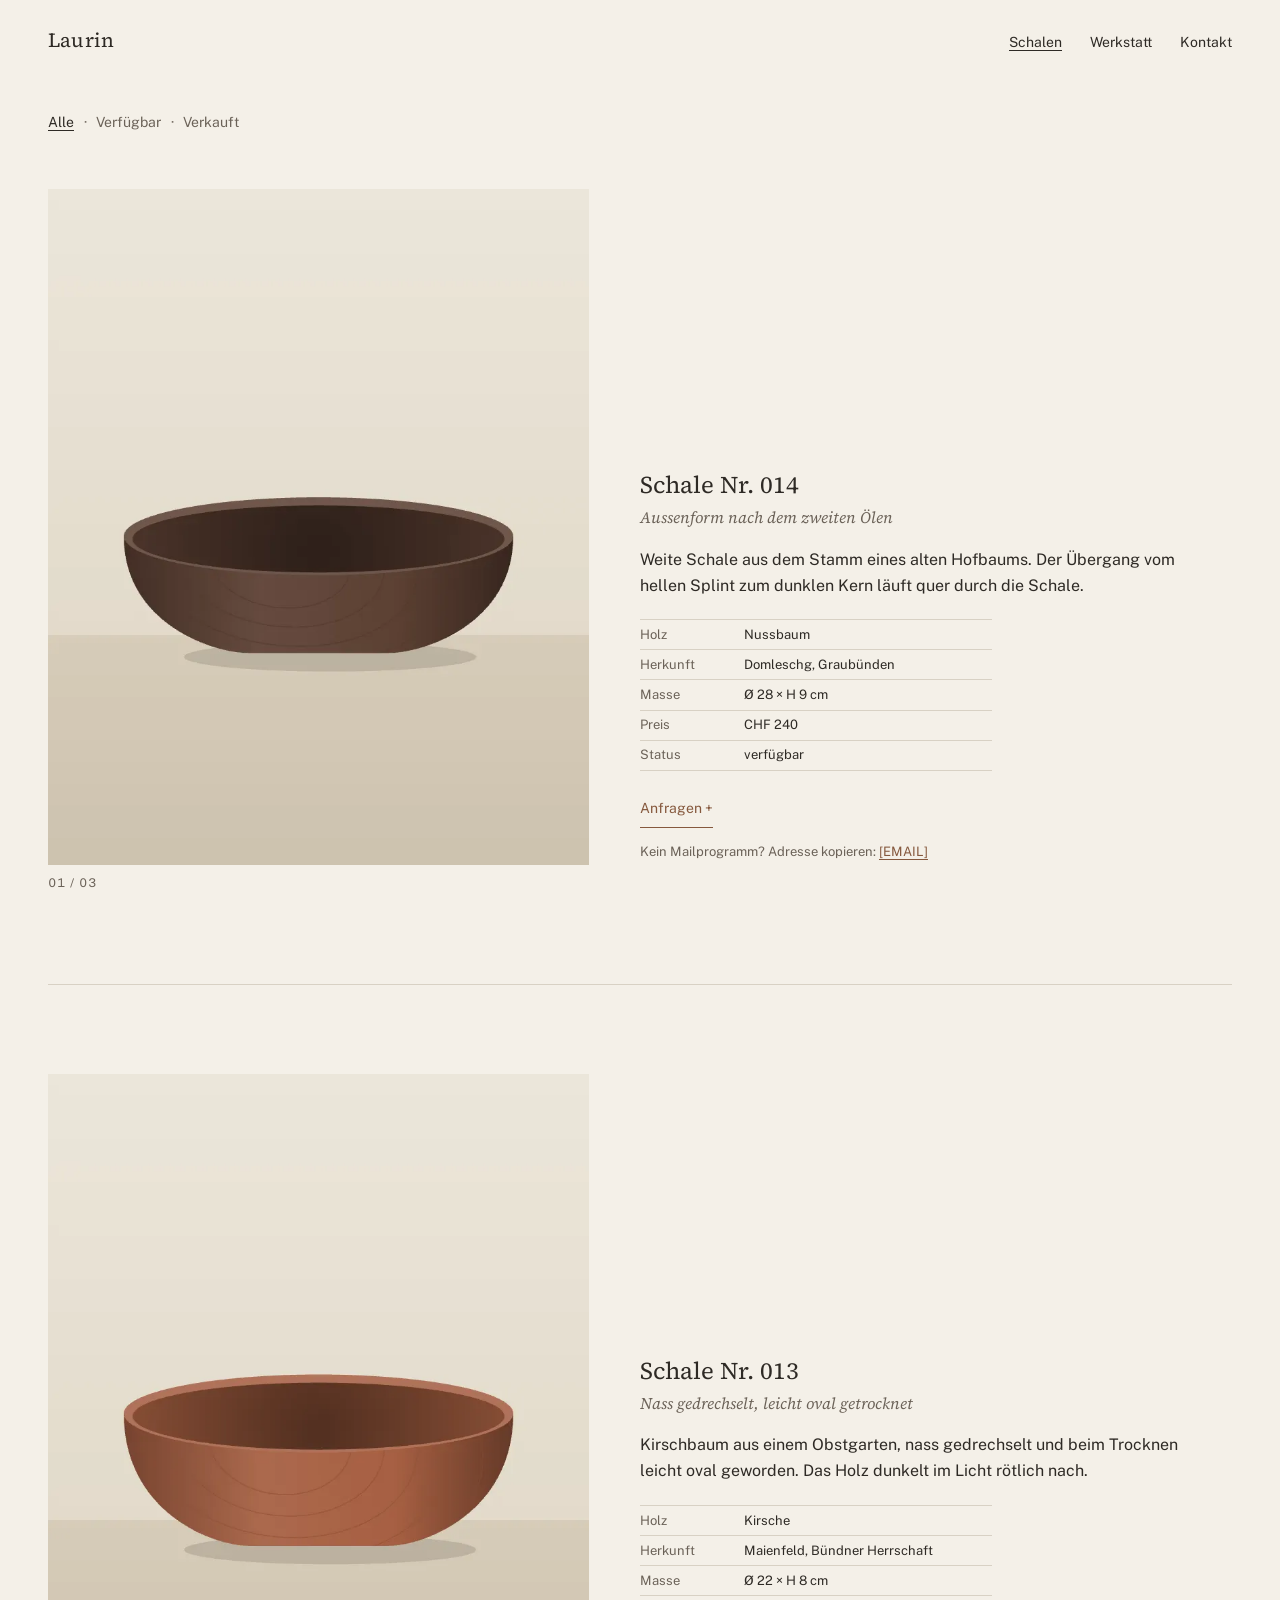
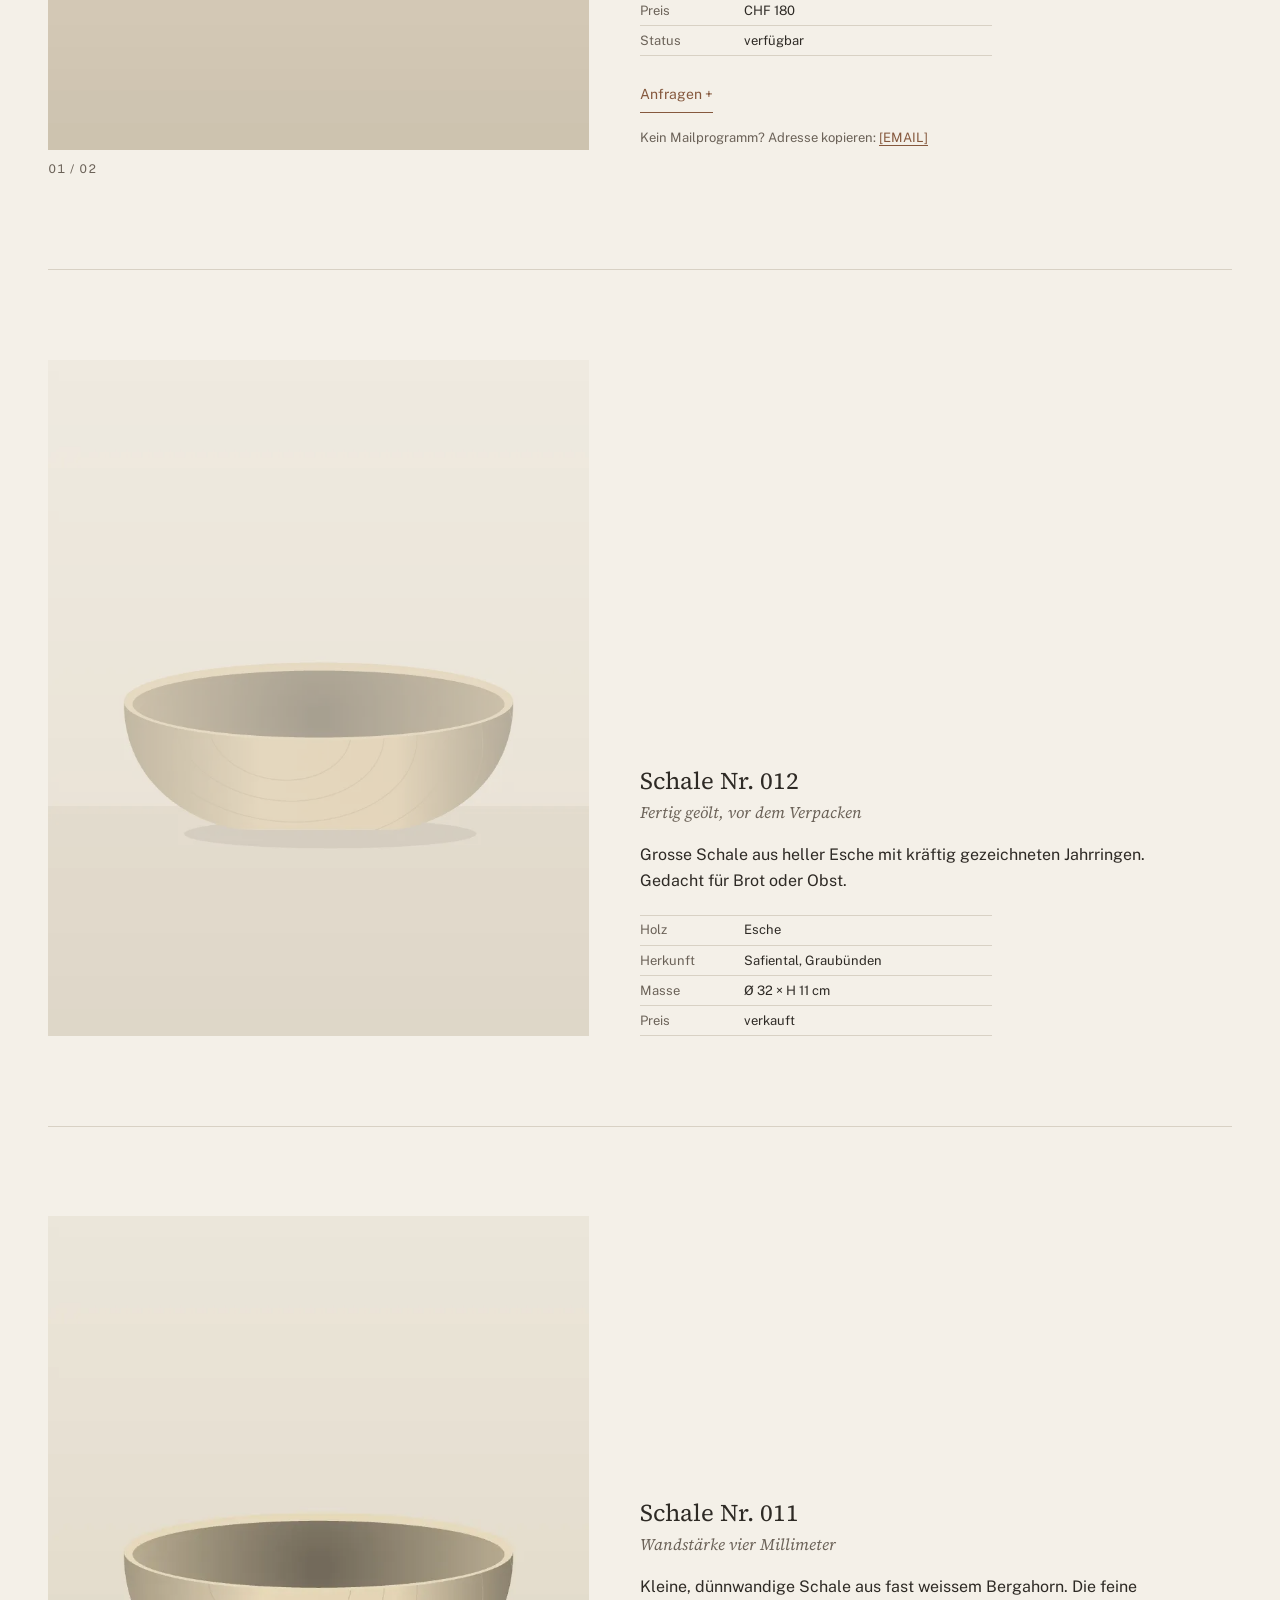
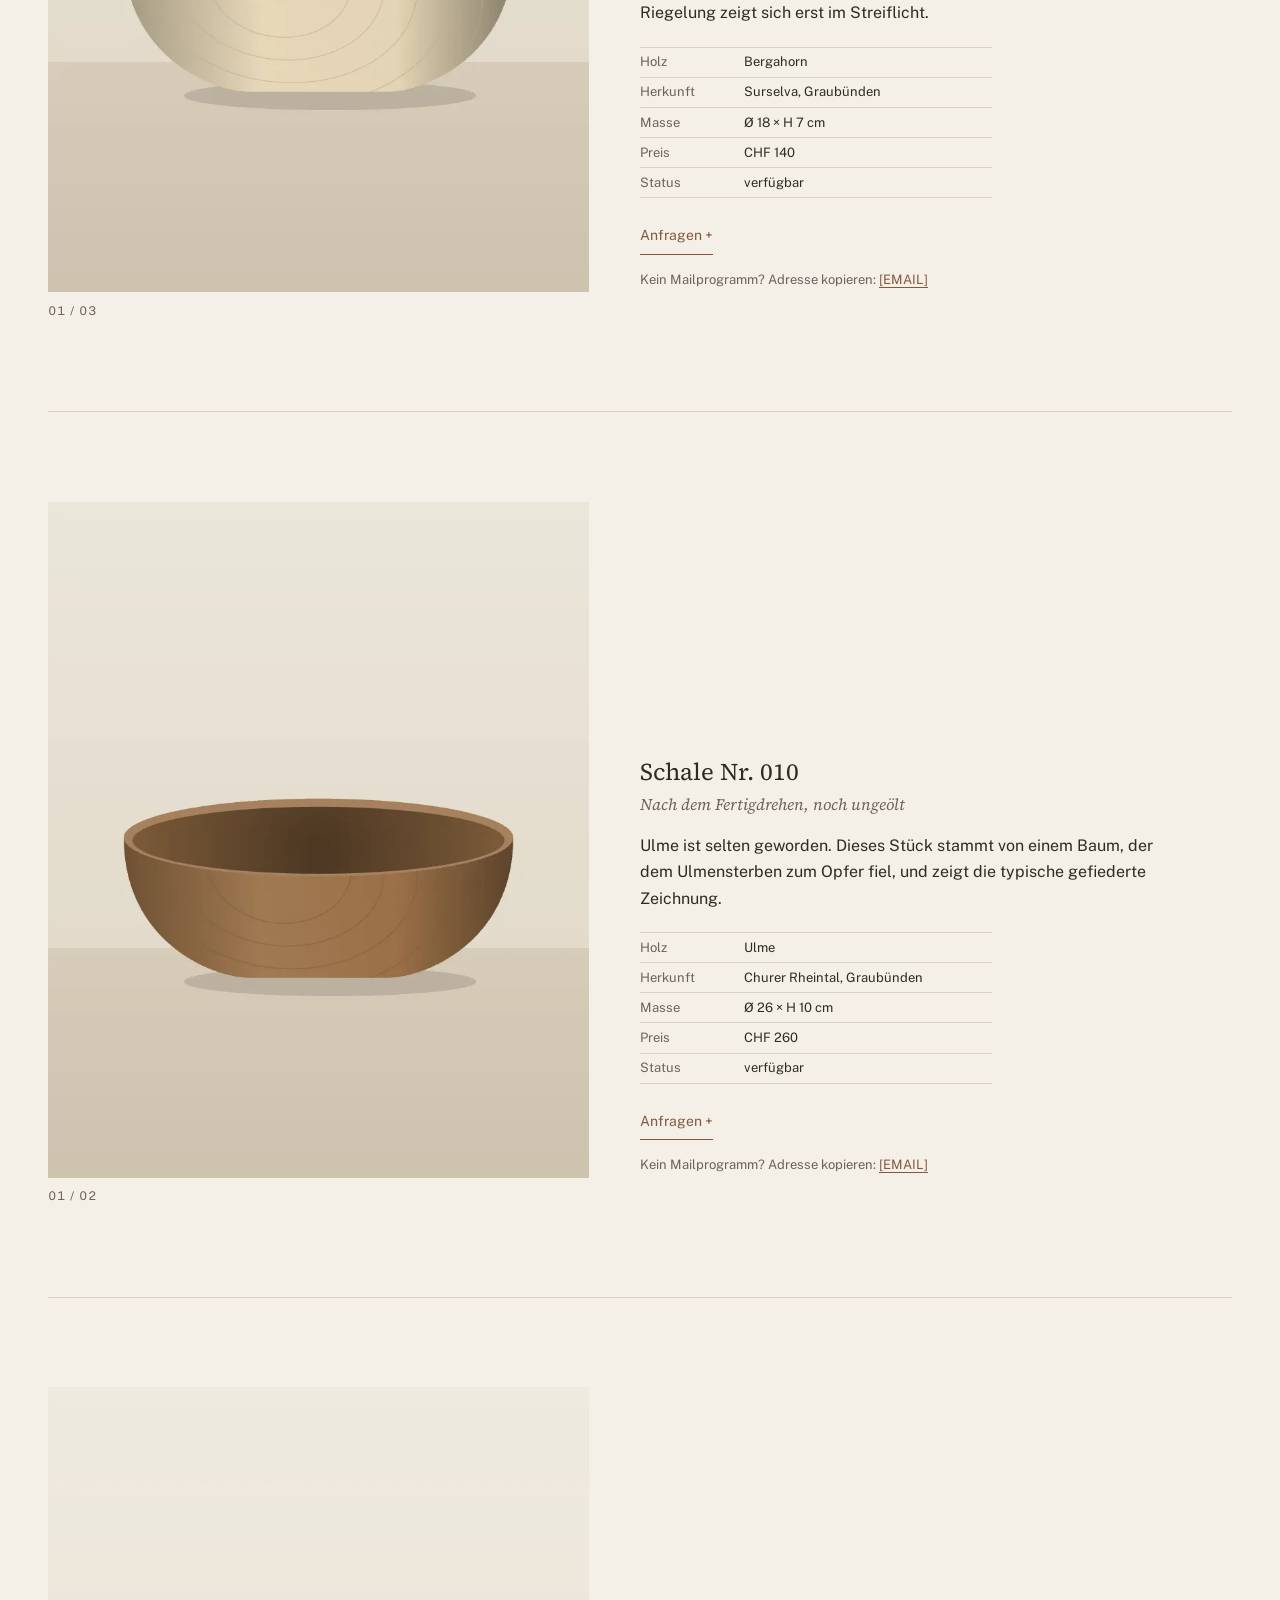
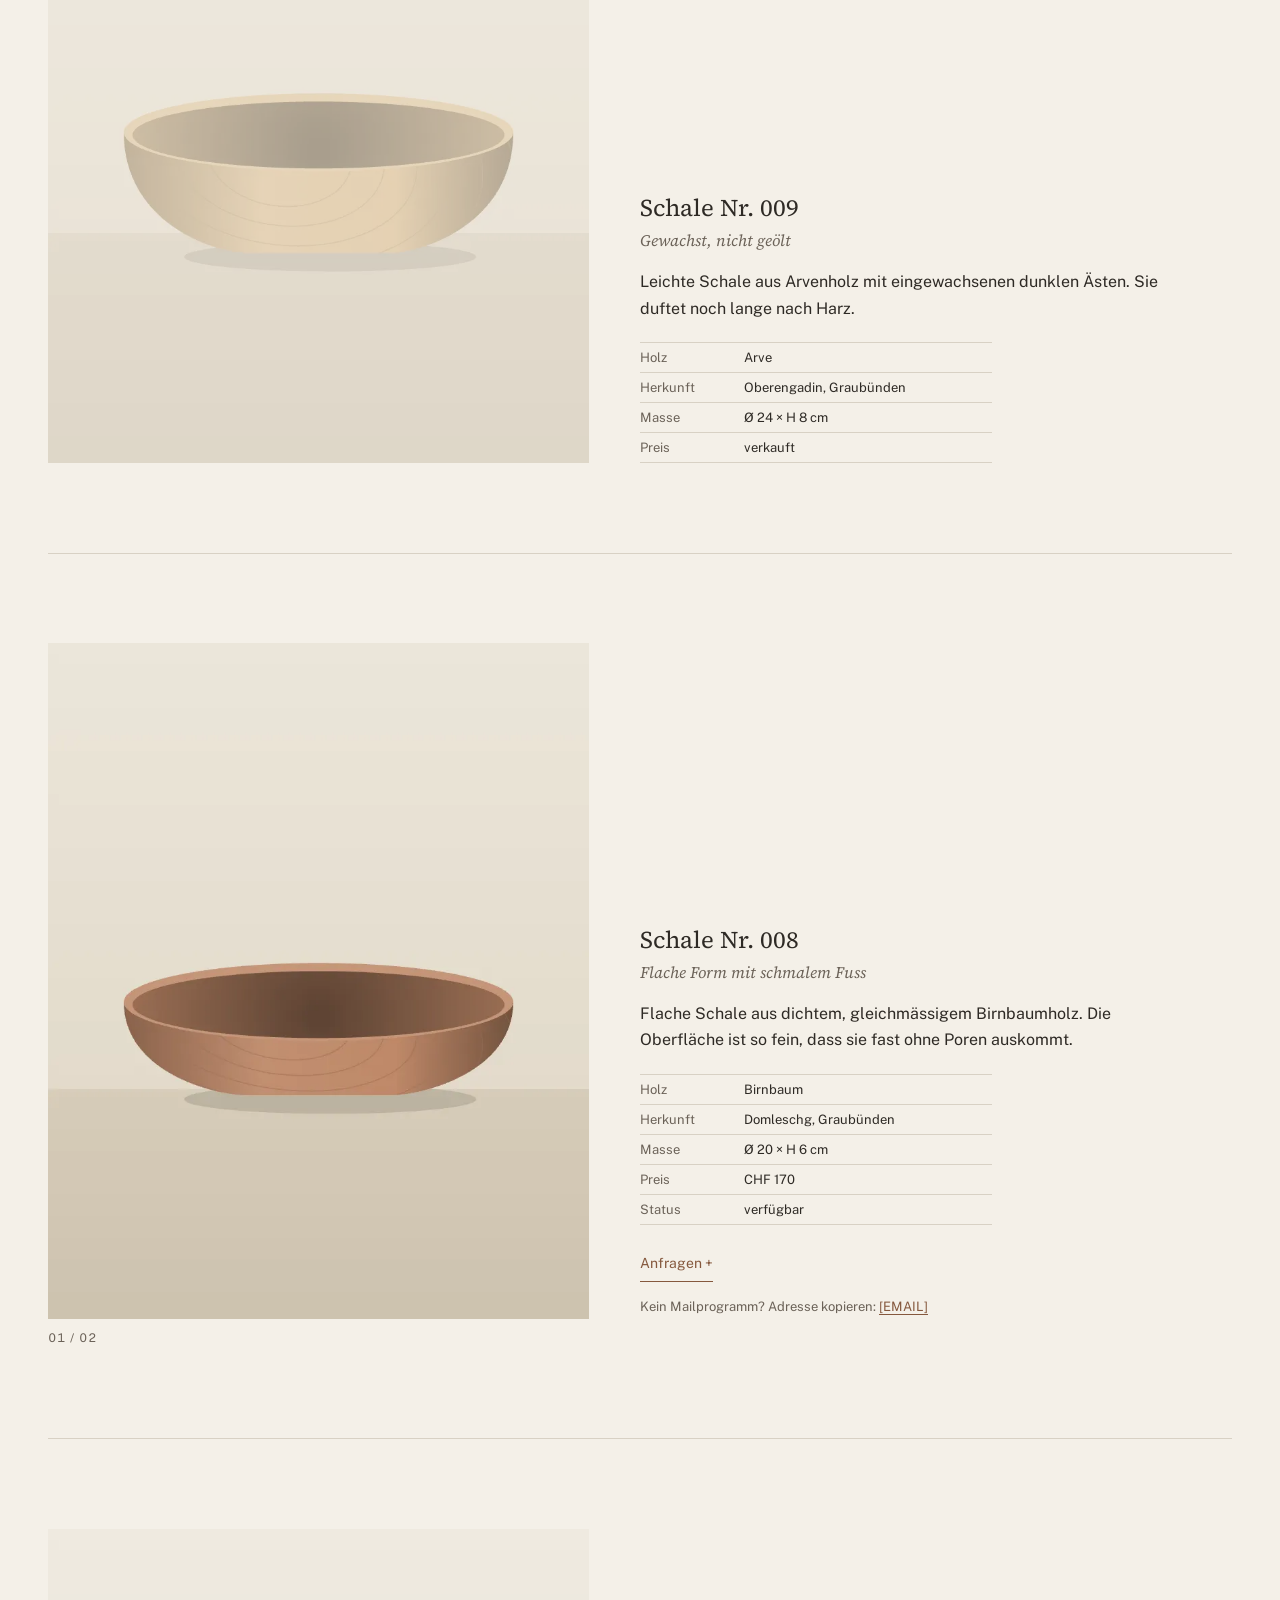
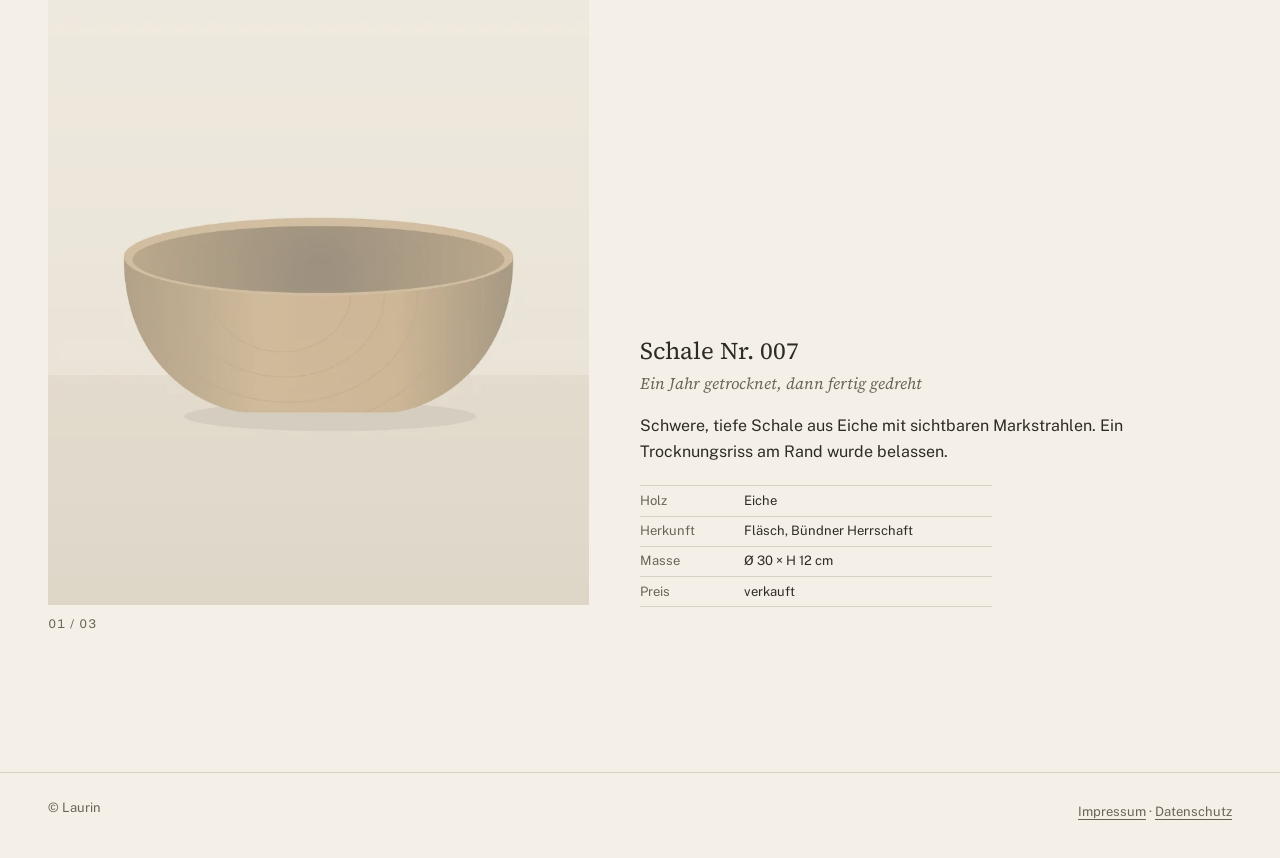
<file: index.html>
<!DOCTYPE html>
<html lang="de-CH">
<head>
  <meta charset="utf-8">
  <meta name="viewport" content="width=device-width, initial-scale=1">
  <!-- ENTWURF -->
  <title>Laurin – Handgedrechselte Holzschalen</title>
  <meta name="description" content="Handgedrechselte Schalen aus einheimischem Holz: Nussbaum, Kirsche, Esche, Ahorn und weitere. Jede Schale ein Einzelstück, Anfrage per E-Mail.">
  <link rel="canonical" href="https://globimueller.github.io/holzschalen/">

  <meta property="og:type" content="website">
  <meta property="og:locale" content="de_CH">
  <meta property="og:site_name" content="Laurin">
  <meta property="og:title" content="Laurin – Handgedrechselte Holzschalen">
  <meta property="og:description" content="Schalen aus einheimischem Holz, von Hand gedrechselt. Jede ein Einzelstück.">
  <meta property="og:url" content="https://globimueller.github.io/holzschalen/">
  <meta property="og:image" content="https://globimueller.github.io/holzschalen/images/og-image.jpg">
  <meta property="og:image:width" content="1200">
  <meta property="og:image:height" content="630">
  <meta property="og:image:alt" content="Gedrechselte Holzschale vor hellem Hintergrund">
  <meta name="twitter:card" content="summary_large_image">
  <meta name="twitter:title" content="Laurin – Handgedrechselte Holzschalen">
  <meta name="twitter:description" content="Schalen aus einheimischem Holz, von Hand gedrechselt. Jede ein Einzelstück.">
  <meta name="twitter:image" content="https://globimueller.github.io/holzschalen/images/og-image.jpg">

  <meta name="theme-color" content="#F4F0E8">
  <link rel="icon" href="images/favicon-32.png" sizes="32x32" type="image/png">
  <link rel="icon" href="images/favicon.svg" type="image/svg+xml">
  <link rel="apple-touch-icon" href="images/apple-touch-icon.png">
  <link rel="preload" href="data/schalen.json" as="fetch" crossorigin>
  <link rel="preload" href="fonts/public-sans-latin-wght-normal.woff2" as="font" type="font/woff2" crossorigin>
  <link rel="preload" href="fonts/source-serif-4-latin-wght-normal.woff2" as="font" type="font/woff2" crossorigin>
  <link rel="stylesheet" href="css/style.css">
  <script src="js/config.js"></script>
  <script src="js/nav.js" defer></script>
  <script src="js/feed.js" defer></script>
  <!-- JSONLD:START (erzeugt von scripts/feed-einbetten.py, nicht von Hand ändern) -->
  <script type="application/ld+json" id="schalen-jsonld">{"@context":"https://schema.org","@graph":[{"@type":"Product","@id":"https://globimueller.github.io/holzschalen/#schale-014","name":"Schale Nr. 014 – Nussbaum","description":"Weite Schale aus dem Stamm eines alten Hofbaums. Der Übergang vom hellen Splint zum dunklen Kern läuft quer durch die Schale.","material":"Nussbaum","image":["https://globimueller.github.io/holzschalen/images/schalen/014/01-1400.webp","https://globimueller.github.io/holzschalen/images/schalen/014/02-1400.webp","https://globimueller.github.io/holzschalen/images/schalen/014/03-1400.webp"],"brand":{"@type":"Brand","name":"Laurin"},"offers":{"@type":"Offer","url":"https://globimueller.github.io/holzschalen/#schale-014","price":240,"priceCurrency":"CHF","availability":"https://schema.org/InStock","itemCondition":"https://schema.org/NewCondition"}},{"@type":"Product","@id":"https://globimueller.github.io/holzschalen/#schale-013","name":"Schale Nr. 013 – Kirsche","description":"Kirschbaum aus einem Obstgarten, nass gedrechselt und beim Trocknen leicht oval geworden. Das Holz dunkelt im Licht rötlich nach.","material":"Kirsche","image":["https://globimueller.github.io/holzschalen/images/schalen/013/01-1400.webp","https://globimueller.github.io/holzschalen/images/schalen/013/02-1400.webp"],"brand":{"@type":"Brand","name":"Laurin"},"offers":{"@type":"Offer","url":"https://globimueller.github.io/holzschalen/#schale-013","price":180,"priceCurrency":"CHF","availability":"https://schema.org/InStock","itemCondition":"https://schema.org/NewCondition"}},{"@type":"Product","@id":"https://globimueller.github.io/holzschalen/#schale-011","name":"Schale Nr. 011 – Bergahorn","description":"Kleine, dünnwandige Schale aus fast weissem Bergahorn. Die feine Riegelung zeigt sich erst im Streiflicht.","material":"Bergahorn","image":["https://globimueller.github.io/holzschalen/images/schalen/011/01-1400.webp","https://globimueller.github.io/holzschalen/images/schalen/011/02-1400.webp","https://globimueller.github.io/holzschalen/images/schalen/011/03-1400.webp"],"brand":{"@type":"Brand","name":"Laurin"},"offers":{"@type":"Offer","url":"https://globimueller.github.io/holzschalen/#schale-011","price":140,"priceCurrency":"CHF","availability":"https://schema.org/InStock","itemCondition":"https://schema.org/NewCondition"}},{"@type":"Product","@id":"https://globimueller.github.io/holzschalen/#schale-010","name":"Schale Nr. 010 – Ulme","description":"Ulme ist selten geworden. Dieses Stück stammt von einem Baum, der dem Ulmensterben zum Opfer fiel, und zeigt die typische gefiederte Zeichnung.","material":"Ulme","image":["https://globimueller.github.io/holzschalen/images/schalen/010/01-1400.webp","https://globimueller.github.io/holzschalen/images/schalen/010/02-1400.webp"],"brand":{"@type":"Brand","name":"Laurin"},"offers":{"@type":"Offer","url":"https://globimueller.github.io/holzschalen/#schale-010","price":260,"priceCurrency":"CHF","availability":"https://schema.org/InStock","itemCondition":"https://schema.org/NewCondition"}},{"@type":"Product","@id":"https://globimueller.github.io/holzschalen/#schale-008","name":"Schale Nr. 008 – Birnbaum","description":"Flache Schale aus dichtem, gleichmässigem Birnbaumholz. Die Oberfläche ist so fein, dass sie fast ohne Poren auskommt.","material":"Birnbaum","image":["https://globimueller.github.io/holzschalen/images/schalen/008/01-1400.webp","https://globimueller.github.io/holzschalen/images/schalen/008/02-1400.webp"],"brand":{"@type":"Brand","name":"Laurin"},"offers":{"@type":"Offer","url":"https://globimueller.github.io/holzschalen/#schale-008","price":170,"priceCurrency":"CHF","availability":"https://schema.org/InStock","itemCondition":"https://schema.org/NewCondition"}}]}</script>
  <!-- JSONLD:ENDE -->
</head>
<body>
  <a class="sprung" href="#inhalt">Zum Inhalt</a>

  <header class="kopf">
    <a class="wortmarke" href="./">Laurin</a>
    <button class="menue-knopf" type="button" aria-expanded="false" aria-controls="menue">Menü</button>
    <nav class="menue" id="menue" aria-label="Hauptnavigation">
      <ul>
        <li><a href="./" aria-current="page">Schalen</a></li>
        <li><a href="werkstatt.html">Werkstatt</a></li>
        <li><a href="kontakt.html">Kontakt</a></li>
      </ul>
    </nav>
  </header>

  <main id="inhalt">
    <h1 class="vh">Handgedrechselte Holzschalen</h1>

    <nav class="filter" aria-label="Schalen filtern">
      <ul>
        <li><a href="./" data-status="alle">Alle</a></li>
        <li><a href="?status=verfuegbar" data-status="verfuegbar">Verfügbar</a></li>
        <li><a href="?status=verkauft" data-status="verkauft">Verkauft</a></li>
      </ul>
    </nav>

    <p class="vh" id="feed-status" role="status"></p>

    <div class="feed" id="feed"></div>

    <!-- Ohne JavaScript: fest eingebetteter Feed, ohne Filter und Bildfolge -->
    <noscript>
      <!-- FEED:START (erzeugt von scripts/feed-einbetten.py, nicht von Hand ändern) -->
      <div class="feed">
        <article class="schale">
        <div class="bildfolge"><img src="images/schalen/014/01-800.webp" srcset="images/schalen/014/01-800.webp 800w, images/schalen/014/01-1400.webp 1400w, images/schalen/014/01-2000.webp 2000w" sizes="(min-width: 900px) 40vw, (min-width: 560px) and (min-aspect-ratio: 4/3) 40vw, 100vw" width="800" height="1000" loading="lazy" alt="Dunkle Nussbaumschale von der Seite auf hellem Grund"></div>
        <div class="angaben">
        <h2>Schale Nr. 014</h2>
        <p class="legende">Aussenform nach dem zweiten Ölen</p>
        <p class="beschrieb">Weite Schale aus dem Stamm eines alten Hofbaums. Der Übergang vom hellen Splint zum dunklen Kern läuft quer durch die Schale.</p>
        <dl class="daten"><div><dt>Holz</dt><dd>Nussbaum</dd></div><div><dt>Herkunft</dt><dd>Domleschg, Graubünden</dd></div><div><dt>Masse</dt><dd>Ø 28 × H 9 cm</dd></div><div><dt>Preis</dt><dd>CHF 240</dd></div><div><dt>Status</dt><dd>verfügbar</dd></div></dl>
        <a class="anfragen" href="mailto:%5BEMAIL%5D?subject=Anfrage%20Schale%20Nr.%20014%20%E2%80%93%20Nussbaum&amp;body=Guten%20Tag%0D%0A%0D%0AIch%20interessiere%20mich%20f%C3%BCr%20die%20Schale%20Nr.%20014%20%28Nussbaum%2C%20%C3%98%2028%20%C3%97%20H%209%20cm%2C%20CHF%20240%29.%0D%0A%0D%0AName%3A%0D%0ALieferadresse%3A%0D%0AAbholung%20oder%20Versand%3A%0D%0A%0D%0AFreundliche%20Gr%C3%BCsse">Anfragen +</a>
        </div>
        </article>
        <article class="schale">
        <div class="bildfolge"><img src="images/schalen/013/01-800.webp" srcset="images/schalen/013/01-800.webp 800w, images/schalen/013/01-1400.webp 1400w, images/schalen/013/01-2000.webp 2000w" sizes="(min-width: 900px) 40vw, (min-width: 560px) and (min-aspect-ratio: 4/3) 40vw, 100vw" width="800" height="1000" loading="lazy" alt="Rötliche Kirschholzschale von der Seite auf hellem Grund"></div>
        <div class="angaben">
        <h2>Schale Nr. 013</h2>
        <p class="legende">Nass gedrechselt, leicht oval getrocknet</p>
        <p class="beschrieb">Kirschbaum aus einem Obstgarten, nass gedrechselt und beim Trocknen leicht oval geworden. Das Holz dunkelt im Licht rötlich nach.</p>
        <dl class="daten"><div><dt>Holz</dt><dd>Kirsche</dd></div><div><dt>Herkunft</dt><dd>Maienfeld, Bündner Herrschaft</dd></div><div><dt>Masse</dt><dd>Ø 22 × H 8 cm</dd></div><div><dt>Preis</dt><dd>CHF 180</dd></div><div><dt>Status</dt><dd>verfügbar</dd></div></dl>
        <a class="anfragen" href="mailto:%5BEMAIL%5D?subject=Anfrage%20Schale%20Nr.%20013%20%E2%80%93%20Kirsche&amp;body=Guten%20Tag%0D%0A%0D%0AIch%20interessiere%20mich%20f%C3%BCr%20die%20Schale%20Nr.%20013%20%28Kirsche%2C%20%C3%98%2022%20%C3%97%20H%208%20cm%2C%20CHF%20180%29.%0D%0A%0D%0AName%3A%0D%0ALieferadresse%3A%0D%0AAbholung%20oder%20Versand%3A%0D%0A%0D%0AFreundliche%20Gr%C3%BCsse">Anfragen +</a>
        </div>
        </article>
        <article class="schale ist-verkauft">
        <div class="bildfolge"><img src="images/schalen/012/01-800.webp" srcset="images/schalen/012/01-800.webp 800w, images/schalen/012/01-1400.webp 1400w, images/schalen/012/01-2000.webp 2000w" sizes="(min-width: 900px) 40vw, (min-width: 560px) and (min-aspect-ratio: 4/3) 40vw, 100vw" width="800" height="1000" loading="lazy" alt="Helle Eschenschale von der Seite auf hellem Grund"></div>
        <div class="angaben">
        <h2>Schale Nr. 012</h2>
        <p class="legende">Fertig geölt, vor dem Verpacken</p>
        <p class="beschrieb">Grosse Schale aus heller Esche mit kräftig gezeichneten Jahrringen. Gedacht für Brot oder Obst.</p>
        <dl class="daten"><div><dt>Holz</dt><dd>Esche</dd></div><div><dt>Herkunft</dt><dd>Safiental, Graubünden</dd></div><div><dt>Masse</dt><dd>Ø 32 × H 11 cm</dd></div><div><dt>Preis</dt><dd>verkauft</dd></div></dl>
        </div>
        </article>
        <article class="schale">
        <div class="bildfolge"><img src="images/schalen/011/01-800.webp" srcset="images/schalen/011/01-800.webp 800w, images/schalen/011/01-1400.webp 1400w, images/schalen/011/01-2000.webp 2000w" sizes="(min-width: 900px) 40vw, (min-width: 560px) and (min-aspect-ratio: 4/3) 40vw, 100vw" width="800" height="1000" loading="lazy" alt="Helle Ahornschale von der Seite auf hellem Grund"></div>
        <div class="angaben">
        <h2>Schale Nr. 011</h2>
        <p class="legende">Wandstärke vier Millimeter</p>
        <p class="beschrieb">Kleine, dünnwandige Schale aus fast weissem Bergahorn. Die feine Riegelung zeigt sich erst im Streiflicht.</p>
        <dl class="daten"><div><dt>Holz</dt><dd>Bergahorn</dd></div><div><dt>Herkunft</dt><dd>Surselva, Graubünden</dd></div><div><dt>Masse</dt><dd>Ø 18 × H 7 cm</dd></div><div><dt>Preis</dt><dd>CHF 140</dd></div><div><dt>Status</dt><dd>verfügbar</dd></div></dl>
        <a class="anfragen" href="mailto:%5BEMAIL%5D?subject=Anfrage%20Schale%20Nr.%20011%20%E2%80%93%20Bergahorn&amp;body=Guten%20Tag%0D%0A%0D%0AIch%20interessiere%20mich%20f%C3%BCr%20die%20Schale%20Nr.%20011%20%28Bergahorn%2C%20%C3%98%2018%20%C3%97%20H%207%20cm%2C%20CHF%20140%29.%0D%0A%0D%0AName%3A%0D%0ALieferadresse%3A%0D%0AAbholung%20oder%20Versand%3A%0D%0A%0D%0AFreundliche%20Gr%C3%BCsse">Anfragen +</a>
        </div>
        </article>
        <article class="schale">
        <div class="bildfolge"><img src="images/schalen/010/01-800.webp" srcset="images/schalen/010/01-800.webp 800w, images/schalen/010/01-1400.webp 1400w, images/schalen/010/01-2000.webp 2000w" sizes="(min-width: 900px) 40vw, (min-width: 560px) and (min-aspect-ratio: 4/3) 40vw, 100vw" width="800" height="1000" loading="lazy" alt="Braune Ulmenschale von der Seite auf hellem Grund"></div>
        <div class="angaben">
        <h2>Schale Nr. 010</h2>
        <p class="legende">Nach dem Fertigdrehen, noch ungeölt</p>
        <p class="beschrieb">Ulme ist selten geworden. Dieses Stück stammt von einem Baum, der dem Ulmensterben zum Opfer fiel, und zeigt die typische gefiederte Zeichnung.</p>
        <dl class="daten"><div><dt>Holz</dt><dd>Ulme</dd></div><div><dt>Herkunft</dt><dd>Churer Rheintal, Graubünden</dd></div><div><dt>Masse</dt><dd>Ø 26 × H 10 cm</dd></div><div><dt>Preis</dt><dd>CHF 260</dd></div><div><dt>Status</dt><dd>verfügbar</dd></div></dl>
        <a class="anfragen" href="mailto:%5BEMAIL%5D?subject=Anfrage%20Schale%20Nr.%20010%20%E2%80%93%20Ulme&amp;body=Guten%20Tag%0D%0A%0D%0AIch%20interessiere%20mich%20f%C3%BCr%20die%20Schale%20Nr.%20010%20%28Ulme%2C%20%C3%98%2026%20%C3%97%20H%2010%20cm%2C%20CHF%20260%29.%0D%0A%0D%0AName%3A%0D%0ALieferadresse%3A%0D%0AAbholung%20oder%20Versand%3A%0D%0A%0D%0AFreundliche%20Gr%C3%BCsse">Anfragen +</a>
        </div>
        </article>
        <article class="schale ist-verkauft">
        <div class="bildfolge"><img src="images/schalen/009/01-800.webp" srcset="images/schalen/009/01-800.webp 800w, images/schalen/009/01-1400.webp 1400w, images/schalen/009/01-2000.webp 2000w" sizes="(min-width: 900px) 40vw, (min-width: 560px) and (min-aspect-ratio: 4/3) 40vw, 100vw" width="800" height="1000" loading="lazy" alt="Helle Arvenschale von der Seite auf hellem Grund"></div>
        <div class="angaben">
        <h2>Schale Nr. 009</h2>
        <p class="legende">Gewachst, nicht geölt</p>
        <p class="beschrieb">Leichte Schale aus Arvenholz mit eingewachsenen dunklen Ästen. Sie duftet noch lange nach Harz.</p>
        <dl class="daten"><div><dt>Holz</dt><dd>Arve</dd></div><div><dt>Herkunft</dt><dd>Oberengadin, Graubünden</dd></div><div><dt>Masse</dt><dd>Ø 24 × H 8 cm</dd></div><div><dt>Preis</dt><dd>verkauft</dd></div></dl>
        </div>
        </article>
        <article class="schale">
        <div class="bildfolge"><img src="images/schalen/008/01-800.webp" srcset="images/schalen/008/01-800.webp 800w, images/schalen/008/01-1400.webp 1400w, images/schalen/008/01-2000.webp 2000w" sizes="(min-width: 900px) 40vw, (min-width: 560px) and (min-aspect-ratio: 4/3) 40vw, 100vw" width="800" height="1000" loading="lazy" alt="Flache, rosabraune Birnbaumschale von der Seite auf hellem Grund"></div>
        <div class="angaben">
        <h2>Schale Nr. 008</h2>
        <p class="legende">Flache Form mit schmalem Fuss</p>
        <p class="beschrieb">Flache Schale aus dichtem, gleichmässigem Birnbaumholz. Die Oberfläche ist so fein, dass sie fast ohne Poren auskommt.</p>
        <dl class="daten"><div><dt>Holz</dt><dd>Birnbaum</dd></div><div><dt>Herkunft</dt><dd>Domleschg, Graubünden</dd></div><div><dt>Masse</dt><dd>Ø 20 × H 6 cm</dd></div><div><dt>Preis</dt><dd>CHF 170</dd></div><div><dt>Status</dt><dd>verfügbar</dd></div></dl>
        <a class="anfragen" href="mailto:%5BEMAIL%5D?subject=Anfrage%20Schale%20Nr.%20008%20%E2%80%93%20Birnbaum&amp;body=Guten%20Tag%0D%0A%0D%0AIch%20interessiere%20mich%20f%C3%BCr%20die%20Schale%20Nr.%20008%20%28Birnbaum%2C%20%C3%98%2020%20%C3%97%20H%206%20cm%2C%20CHF%20170%29.%0D%0A%0D%0AName%3A%0D%0ALieferadresse%3A%0D%0AAbholung%20oder%20Versand%3A%0D%0A%0D%0AFreundliche%20Gr%C3%BCsse">Anfragen +</a>
        </div>
        </article>
        <article class="schale ist-verkauft">
        <div class="bildfolge"><img src="images/schalen/007/01-800.webp" srcset="images/schalen/007/01-800.webp 800w, images/schalen/007/01-1400.webp 1400w, images/schalen/007/01-2000.webp 2000w" sizes="(min-width: 900px) 40vw, (min-width: 560px) and (min-aspect-ratio: 4/3) 40vw, 100vw" width="800" height="1000" loading="lazy" alt="Tiefe Eichenschale von der Seite auf hellem Grund"></div>
        <div class="angaben">
        <h2>Schale Nr. 007</h2>
        <p class="legende">Ein Jahr getrocknet, dann fertig gedreht</p>
        <p class="beschrieb">Schwere, tiefe Schale aus Eiche mit sichtbaren Markstrahlen. Ein Trocknungsriss am Rand wurde belassen.</p>
        <dl class="daten"><div><dt>Holz</dt><dd>Eiche</dd></div><div><dt>Herkunft</dt><dd>Fläsch, Bündner Herrschaft</dd></div><div><dt>Masse</dt><dd>Ø 30 × H 12 cm</dd></div><div><dt>Preis</dt><dd>verkauft</dd></div></dl>
        </div>
        </article>
      </div>
      <!-- FEED:ENDE -->
    </noscript>
  </main>

  <footer class="fuss">
    <p>© Laurin</p>
    <p><a href="kontakt.html#impressum">Impressum</a> · <a href="kontakt.html#datenschutz">Datenschutz</a></p>
  </footer>
</body>
</html>
</file>
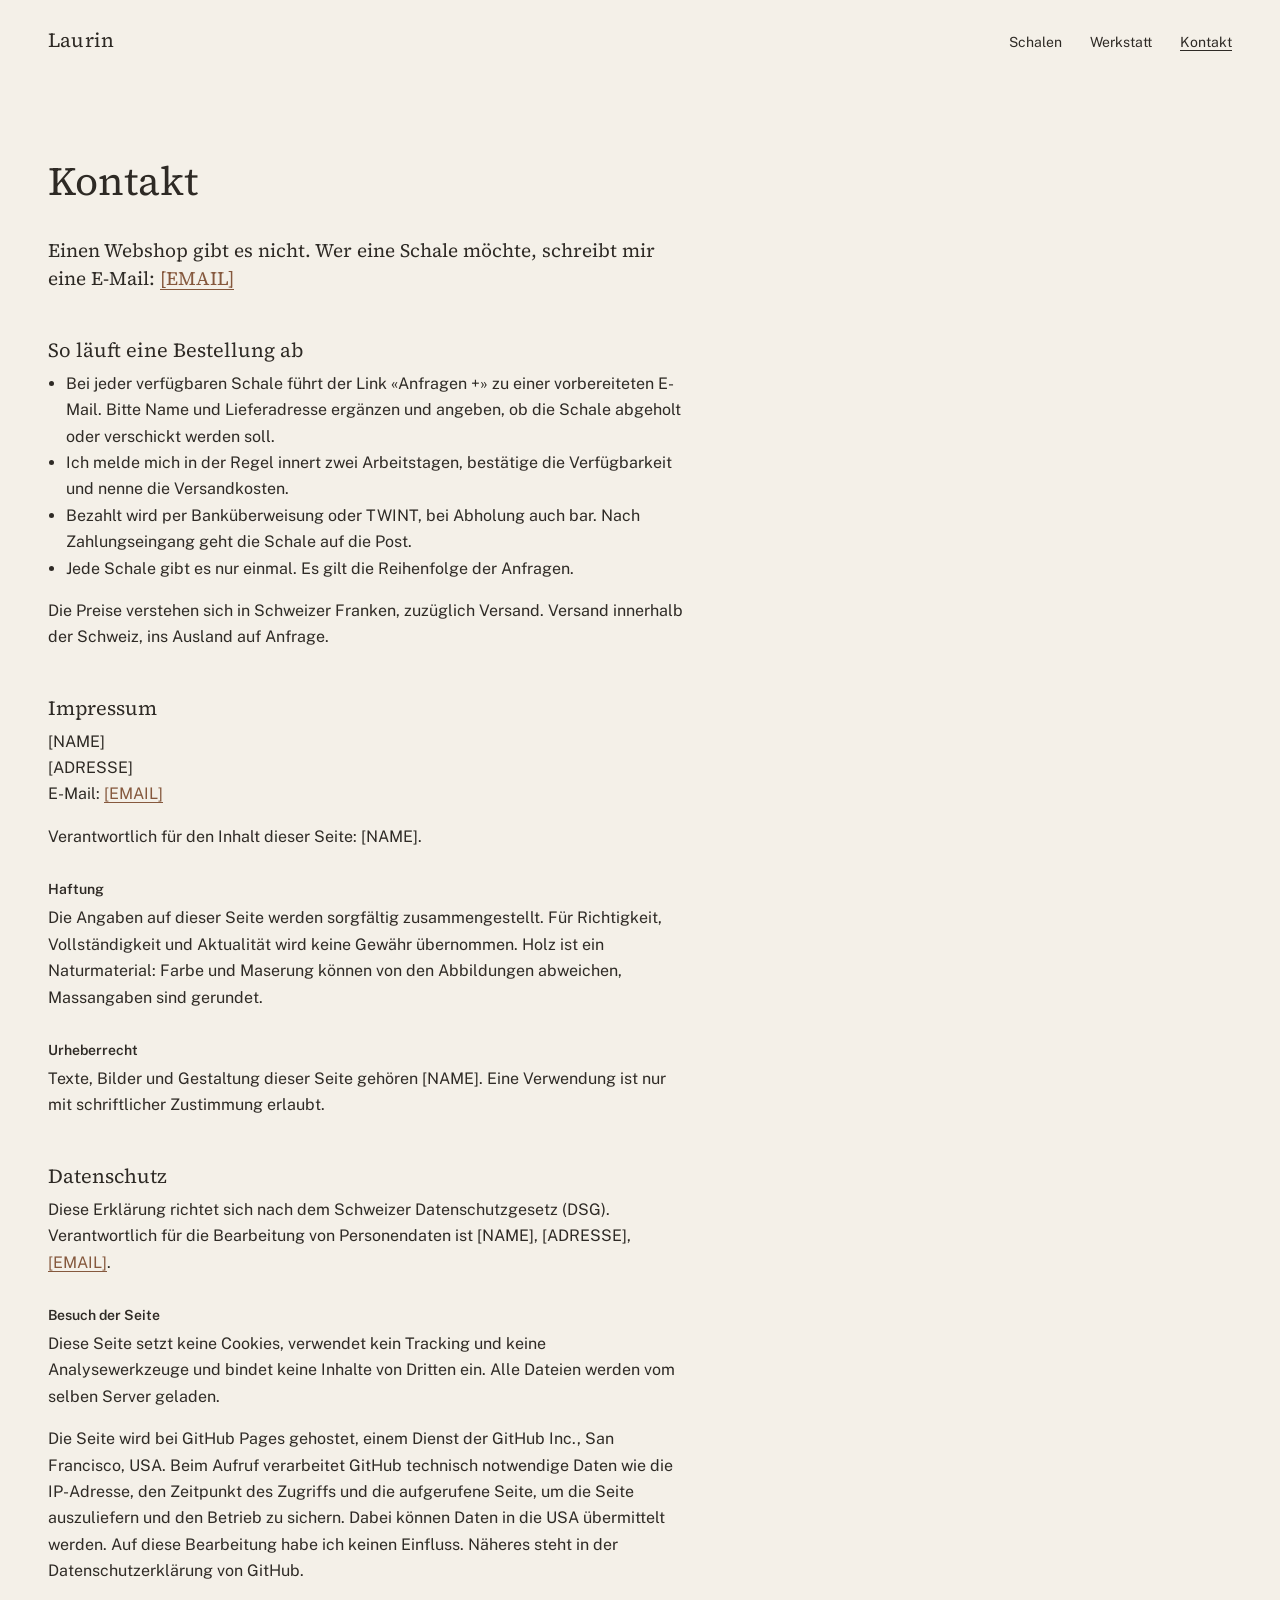
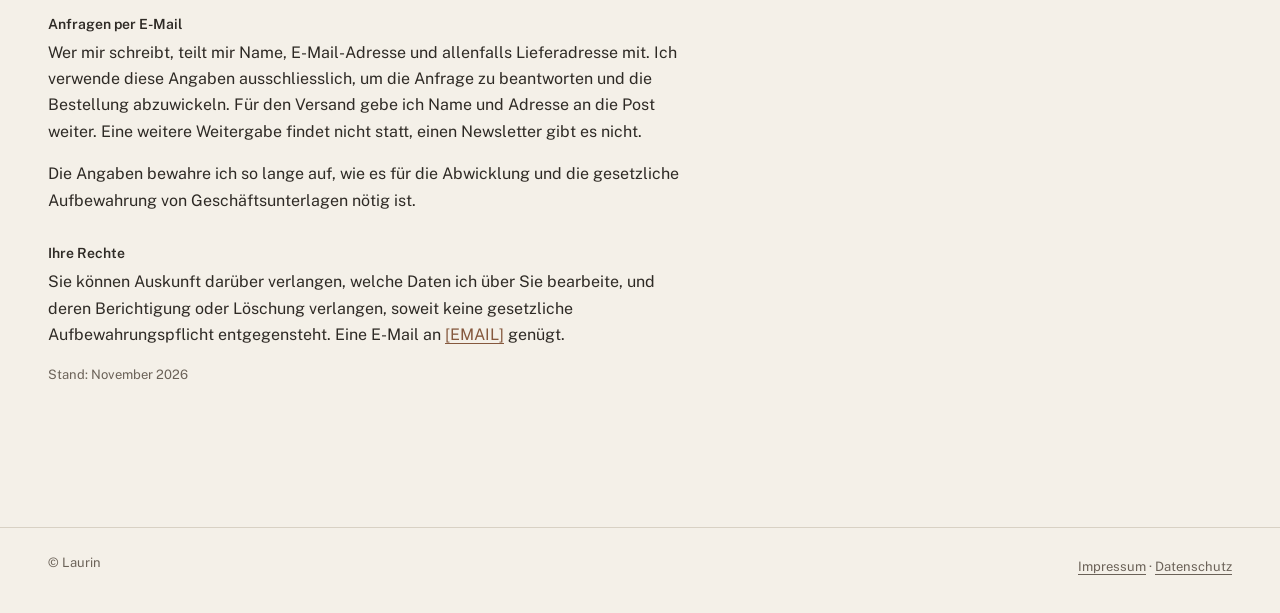
<file: kontakt.html>
<!DOCTYPE html>
<html lang="de-CH">
<head>
  <meta charset="utf-8">
  <meta name="viewport" content="width=device-width, initial-scale=1">
  <!-- ENTWURF -->
  <title>Kontakt, Impressum und Datenschutz – Laurin</title>
  <meta name="description" content="Schalen per E-Mail anfragen: Ablauf, Bezahlung, Versand und Abholung. Dazu Impressum und Datenschutzerklärung.">
  <link rel="canonical" href="https://globimueller.github.io/holzschalen/kontakt.html">

  <meta property="og:type" content="website">
  <meta property="og:locale" content="de_CH">
  <meta property="og:site_name" content="Laurin">
  <meta property="og:title" content="Kontakt – Laurin">
  <meta property="og:description" content="Schalen per E-Mail anfragen: Ablauf, Bezahlung, Versand und Abholung.">
  <meta property="og:url" content="https://globimueller.github.io/holzschalen/kontakt.html">
  <meta property="og:image" content="https://globimueller.github.io/holzschalen/images/og-image.jpg">
  <meta property="og:image:width" content="1200">
  <meta property="og:image:height" content="630">
  <meta property="og:image:alt" content="Gedrechselte Holzschale vor hellem Hintergrund">
  <meta name="twitter:card" content="summary_large_image">
  <meta name="twitter:title" content="Kontakt – Laurin">
  <meta name="twitter:description" content="Schalen per E-Mail anfragen: Ablauf, Bezahlung, Versand und Abholung.">
  <meta name="twitter:image" content="https://globimueller.github.io/holzschalen/images/og-image.jpg">

  <meta name="theme-color" content="#F4F0E8">
  <link rel="icon" href="images/favicon-32.png" sizes="32x32" type="image/png">
  <link rel="icon" href="images/favicon.svg" type="image/svg+xml">
  <link rel="apple-touch-icon" href="images/apple-touch-icon.png">
  <link rel="preload" href="fonts/public-sans-latin-wght-normal.woff2" as="font" type="font/woff2" crossorigin>
  <link rel="preload" href="fonts/source-serif-4-latin-wght-normal.woff2" as="font" type="font/woff2" crossorigin>
  <link rel="stylesheet" href="css/style.css">
  <script src="js/config.js"></script>
  <script src="js/nav.js" defer></script>
</head>
<body>
  <a class="sprung" href="#inhalt">Zum Inhalt</a>

  <header class="kopf">
    <a class="wortmarke" href="./">Laurin</a>
    <button class="menue-knopf" type="button" aria-expanded="false" aria-controls="menue">Menü</button>
    <nav class="menue" id="menue" aria-label="Hauptnavigation">
      <ul>
        <li><a href="./">Schalen</a></li>
        <li><a href="werkstatt.html">Werkstatt</a></li>
        <li><a href="kontakt.html" aria-current="page">Kontakt</a></li>
      </ul>
    </nav>
  </header>

  <main id="inhalt" class="text">
    <h1>Kontakt</h1>

    <!-- ENTWURF -->
    <p class="einstieg">Einen Webshop gibt es nicht. Wer eine Schale möchte, schreibt mir eine E-Mail: <a data-email>[EMAIL]</a></p>

    <!-- ENTWURF -->
    <h2>So läuft eine Bestellung ab</h2>
    <ul>
      <li>Bei jeder verfügbaren Schale führt der Link «Anfragen +» zu einer vorbereiteten E-Mail. Bitte Name und Lieferadresse ergänzen und angeben, ob die Schale abgeholt oder verschickt werden soll.</li>
      <li>Ich melde mich in der Regel innert zwei Arbeitstagen, bestätige die Verfügbarkeit und nenne die Versandkosten.</li>
      <li>Bezahlt wird per Banküberweisung oder TWINT, bei Abholung auch bar. Nach Zahlungseingang geht die Schale auf die Post.</li>
      <li>Jede Schale gibt es nur einmal. Es gilt die Reihenfolge der Anfragen.</li>
    </ul>
    <p>Die Preise verstehen sich in Schweizer Franken, zuzüglich Versand. Versand innerhalb der Schweiz, ins Ausland auf Anfrage.</p>

    <!-- ENTWURF: vor der Veröffentlichung rechtlich prüfen lassen -->
    <h2 id="impressum">Impressum</h2>
    <address>
      [NAME]<br>
      [ADRESSE]<br>
      E-Mail: <a data-email>[EMAIL]</a>
    </address>
    <p>Verantwortlich für den Inhalt dieser Seite: [NAME].</p>

    <h3>Haftung</h3>
    <p>Die Angaben auf dieser Seite werden sorgfältig zusammengestellt. Für Richtigkeit, Vollständigkeit und Aktualität wird keine Gewähr übernommen. Holz ist ein Naturmaterial: Farbe und Maserung können von den Abbildungen abweichen, Massangaben sind gerundet.</p>

    <h3>Urheberrecht</h3>
    <p>Texte, Bilder und Gestaltung dieser Seite gehören [NAME]. Eine Verwendung ist nur mit schriftlicher Zustimmung erlaubt.</p>

    <!-- ENTWURF: vor der Veröffentlichung rechtlich prüfen lassen -->
    <h2 id="datenschutz">Datenschutz</h2>
    <p>Diese Erklärung richtet sich nach dem Schweizer Datenschutzgesetz (DSG). Verantwortlich für die Bearbeitung von Personendaten ist [NAME], [ADRESSE], <a data-email>[EMAIL]</a>.</p>

    <h3>Besuch der Seite</h3>
    <p>Diese Seite setzt keine Cookies, verwendet kein Tracking und keine Analysewerkzeuge und bindet keine Inhalte von Dritten ein. Alle Dateien werden vom selben Server geladen.</p>
    <p>Die Seite wird bei GitHub Pages gehostet, einem Dienst der GitHub Inc., San Francisco, USA. Beim Aufruf verarbeitet GitHub technisch notwendige Daten wie die IP-Adresse, den Zeitpunkt des Zugriffs und die aufgerufene Seite, um die Seite auszuliefern und den Betrieb zu sichern. Dabei können Daten in die USA übermittelt werden. Auf diese Bearbeitung habe ich keinen Einfluss. Näheres steht in der Datenschutzerklärung von GitHub.</p>

    <h3>Anfragen per E-Mail</h3>
    <p>Wer mir schreibt, teilt mir Name, E-Mail-Adresse und allenfalls Lieferadresse mit. Ich verwende diese Angaben ausschliesslich, um die Anfrage zu beantworten und die Bestellung abzuwickeln. Für den Versand gebe ich Name und Adresse an die Post weiter. Eine weitere Weitergabe findet nicht statt, einen Newsletter gibt es nicht.</p>
    <p>Die Angaben bewahre ich so lange auf, wie es für die Abwicklung und die gesetzliche Aufbewahrung von Geschäftsunterlagen nötig ist.</p>

    <h3>Ihre Rechte</h3>
    <p>Sie können Auskunft darüber verlangen, welche Daten ich über Sie bearbeite, und deren Berichtigung oder Löschung verlangen, soweit keine gesetzliche Aufbewahrungspflicht entgegensteht. Eine E-Mail an <a data-email>[EMAIL]</a> genügt.</p>

    <p class="klein">Stand: November 2026</p>
  </main>

  <footer class="fuss">
    <p>© Laurin</p>
    <p><a href="kontakt.html#impressum">Impressum</a> · <a href="kontakt.html#datenschutz">Datenschutz</a></p>
  </footer>
</body>
</html>
</file>
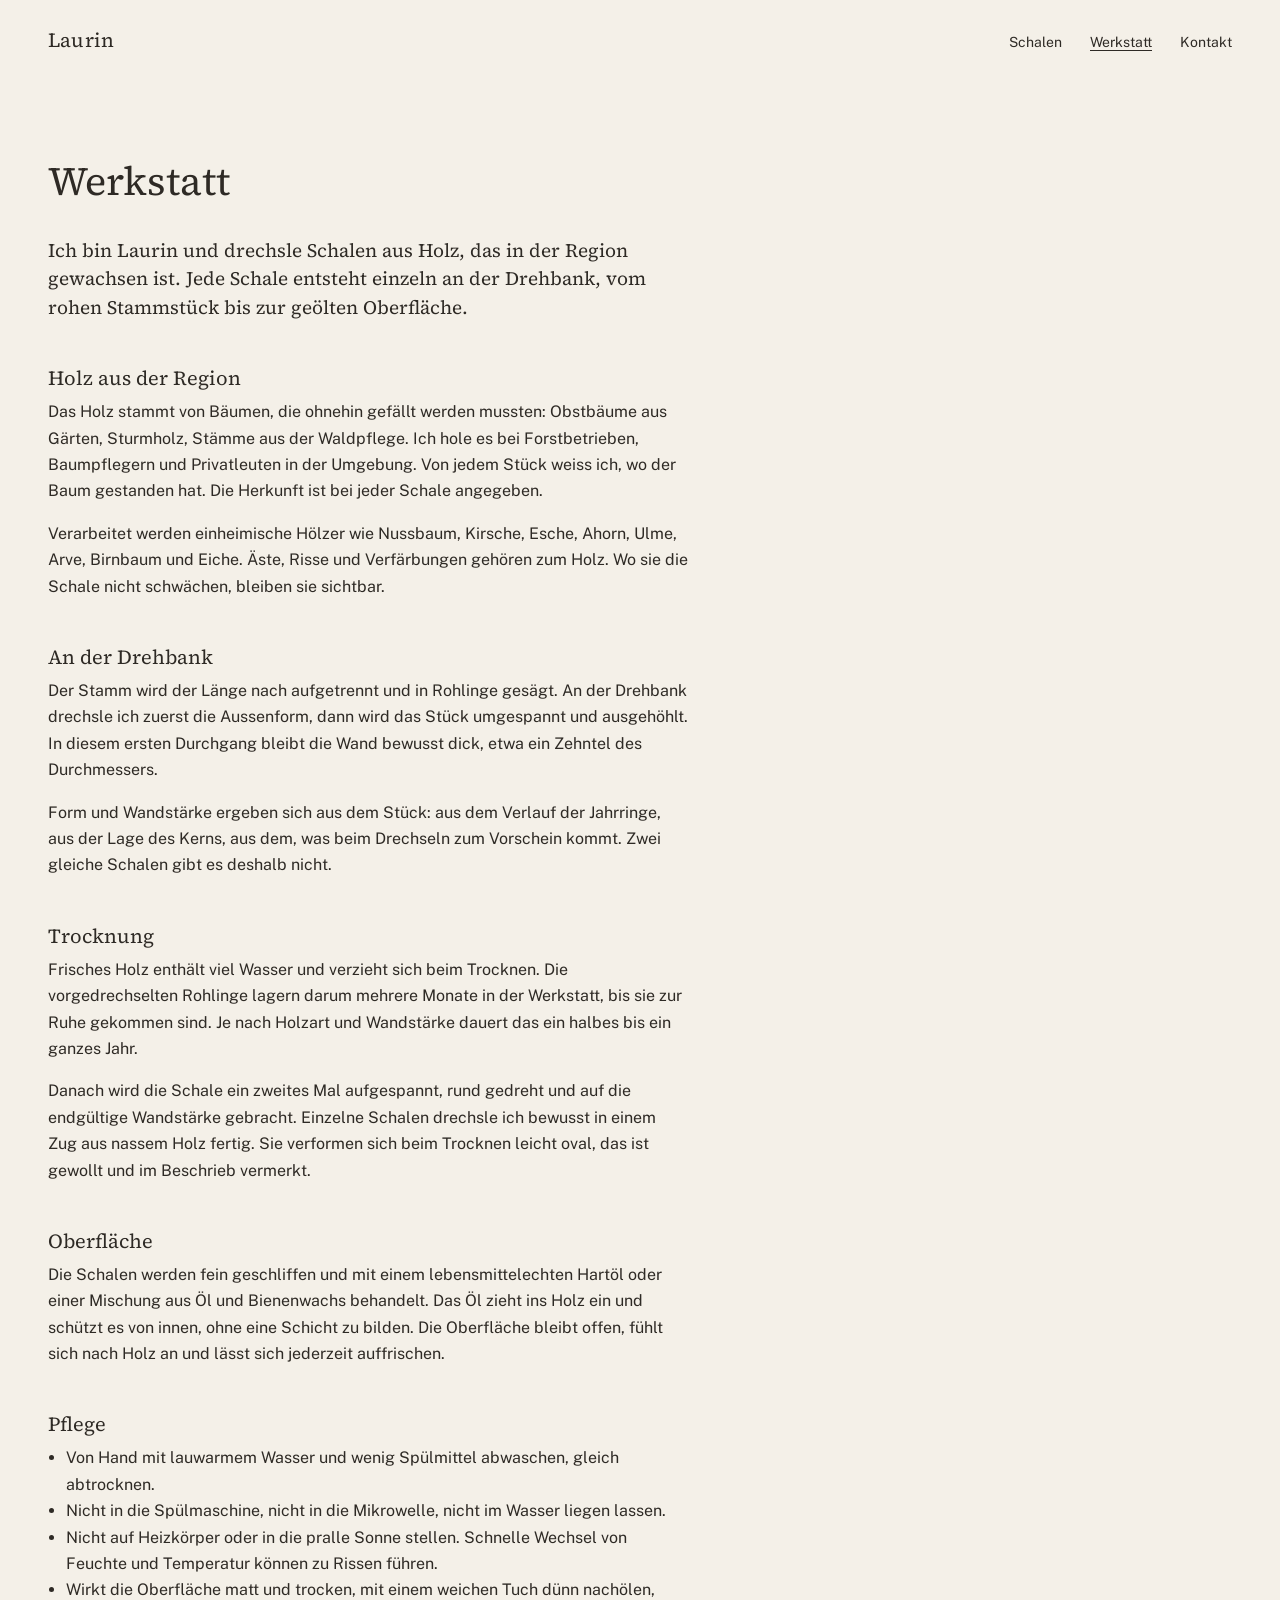
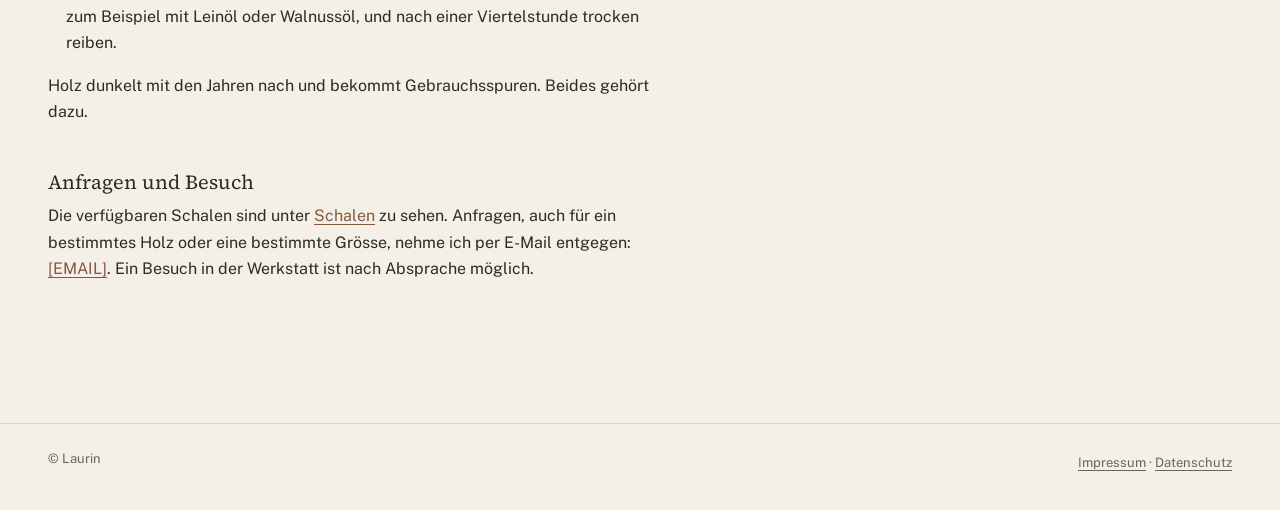
<file: werkstatt.html>
<!DOCTYPE html>
<html lang="de-CH">
<head>
  <meta charset="utf-8">
  <meta name="viewport" content="width=device-width, initial-scale=1">
  <!-- ENTWURF -->
  <title>Werkstatt – Laurin</title>
  <meta name="description" content="Wie die Schalen entstehen: Holz aus der Region, Arbeit an der Drehbank, langsame Trocknung, Oberflächen aus Öl und Wachs. Mit Hinweisen zur Pflege.">
  <link rel="canonical" href="https://globimueller.github.io/holzschalen/werkstatt.html">

  <meta property="og:type" content="website">
  <meta property="og:locale" content="de_CH">
  <meta property="og:site_name" content="Laurin">
  <meta property="og:title" content="Werkstatt – Laurin">
  <meta property="og:description" content="Holz aus der Region, Arbeit an der Drehbank, langsame Trocknung, Oberflächen aus Öl und Wachs.">
  <meta property="og:url" content="https://globimueller.github.io/holzschalen/werkstatt.html">
  <meta property="og:image" content="https://globimueller.github.io/holzschalen/images/og-image.jpg">
  <meta property="og:image:width" content="1200">
  <meta property="og:image:height" content="630">
  <meta property="og:image:alt" content="Gedrechselte Holzschale vor hellem Hintergrund">
  <meta name="twitter:card" content="summary_large_image">
  <meta name="twitter:title" content="Werkstatt – Laurin">
  <meta name="twitter:description" content="Holz aus der Region, Arbeit an der Drehbank, langsame Trocknung, Oberflächen aus Öl und Wachs.">
  <meta name="twitter:image" content="https://globimueller.github.io/holzschalen/images/og-image.jpg">

  <meta name="theme-color" content="#F4F0E8">
  <link rel="icon" href="images/favicon-32.png" sizes="32x32" type="image/png">
  <link rel="icon" href="images/favicon.svg" type="image/svg+xml">
  <link rel="apple-touch-icon" href="images/apple-touch-icon.png">
  <link rel="preload" href="fonts/public-sans-latin-wght-normal.woff2" as="font" type="font/woff2" crossorigin>
  <link rel="preload" href="fonts/source-serif-4-latin-wght-normal.woff2" as="font" type="font/woff2" crossorigin>
  <link rel="stylesheet" href="css/style.css">
  <script src="js/config.js"></script>
  <script src="js/nav.js" defer></script>
</head>
<body>
  <a class="sprung" href="#inhalt">Zum Inhalt</a>

  <header class="kopf">
    <a class="wortmarke" href="./">Laurin</a>
    <button class="menue-knopf" type="button" aria-expanded="false" aria-controls="menue">Menü</button>
    <nav class="menue" id="menue" aria-label="Hauptnavigation">
      <ul>
        <li><a href="./">Schalen</a></li>
        <li><a href="werkstatt.html" aria-current="page">Werkstatt</a></li>
        <li><a href="kontakt.html">Kontakt</a></li>
      </ul>
    </nav>
  </header>

  <main id="inhalt" class="text">
    <h1>Werkstatt</h1>

    <!-- ENTWURF -->
    <p class="einstieg">Ich bin Laurin und drechsle Schalen aus Holz, das in der Region gewachsen ist. Jede Schale entsteht einzeln an der Drehbank, vom rohen Stammstück bis zur geölten Oberfläche.</p>

    <!-- ENTWURF -->
    <h2>Holz aus der Region</h2>
    <p>Das Holz stammt von Bäumen, die ohnehin gefällt werden mussten: Obstbäume aus Gärten, Sturmholz, Stämme aus der Waldpflege. Ich hole es bei Forstbetrieben, Baumpflegern und Privatleuten in der Umgebung. Von jedem Stück weiss ich, wo der Baum gestanden hat. Die Herkunft ist bei jeder Schale angegeben.</p>
    <p>Verarbeitet werden einheimische Hölzer wie Nussbaum, Kirsche, Esche, Ahorn, Ulme, Arve, Birnbaum und Eiche. Äste, Risse und Verfärbungen gehören zum Holz. Wo sie die Schale nicht schwächen, bleiben sie sichtbar.</p>

    <!-- ENTWURF -->
    <h2>An der Drehbank</h2>
    <p>Der Stamm wird der Länge nach aufgetrennt und in Rohlinge gesägt. An der Drehbank drechsle ich zuerst die Aussenform, dann wird das Stück umgespannt und ausgehöhlt. In diesem ersten Durchgang bleibt die Wand bewusst dick, etwa ein Zehntel des Durchmessers.</p>
    <p>Form und Wandstärke ergeben sich aus dem Stück: aus dem Verlauf der Jahrringe, aus der Lage des Kerns, aus dem, was beim Drechseln zum Vorschein kommt. Zwei gleiche Schalen gibt es deshalb nicht.</p>

    <!-- ENTWURF -->
    <h2>Trocknung</h2>
    <p>Frisches Holz enthält viel Wasser und verzieht sich beim Trocknen. Die vorgedrechselten Rohlinge lagern darum mehrere Monate in der Werkstatt, bis sie zur Ruhe gekommen sind. Je nach Holzart und Wandstärke dauert das ein halbes bis ein ganzes Jahr.</p>
    <p>Danach wird die Schale ein zweites Mal aufgespannt, rund gedreht und auf die endgültige Wandstärke gebracht. Einzelne Schalen drechsle ich bewusst in einem Zug aus nassem Holz fertig. Sie verformen sich beim Trocknen leicht oval, das ist gewollt und im Beschrieb vermerkt.</p>

    <!-- ENTWURF -->
    <h2>Oberfläche</h2>
    <p>Die Schalen werden fein geschliffen und mit einem lebensmittelechten Hartöl oder einer Mischung aus Öl und Bienenwachs behandelt. Das Öl zieht ins Holz ein und schützt es von innen, ohne eine Schicht zu bilden. Die Oberfläche bleibt offen, fühlt sich nach Holz an und lässt sich jederzeit auffrischen.</p>

    <!-- ENTWURF -->
    <h2>Pflege</h2>
    <ul>
      <li>Von Hand mit lauwarmem Wasser und wenig Spülmittel abwaschen, gleich abtrocknen.</li>
      <li>Nicht in die Spülmaschine, nicht in die Mikrowelle, nicht im Wasser liegen lassen.</li>
      <li>Nicht auf Heizkörper oder in die pralle Sonne stellen. Schnelle Wechsel von Feuchte und Temperatur können zu Rissen führen.</li>
      <li>Wirkt die Oberfläche matt und trocken, mit einem weichen Tuch dünn nachölen, zum Beispiel mit Leinöl oder Walnussöl, und nach einer Viertelstunde trocken reiben.</li>
    </ul>
    <p>Holz dunkelt mit den Jahren nach und bekommt Gebrauchsspuren. Beides gehört dazu.</p>

    <!-- ENTWURF -->
    <h2>Anfragen und Besuch</h2>
    <p>Die verfügbaren Schalen sind unter <a href="./?status=verfuegbar">Schalen</a> zu sehen. Anfragen, auch für ein bestimmtes Holz oder eine bestimmte Grösse, nehme ich per E-Mail entgegen: <a data-email>[EMAIL]</a>. Ein Besuch in der Werkstatt ist nach Absprache möglich.</p>
  </main>

  <footer class="fuss">
    <p>© Laurin</p>
    <p><a href="kontakt.html#impressum">Impressum</a> · <a href="kontakt.html#datenschutz">Datenschutz</a></p>
  </footer>
</body>
</html>
</file>
<file: css/style.css>
/* ==========================================================================
   Gedrechselte Holzschalen – Gestaltung
   Farben und Schriften hier oben anpassen.
   ========================================================================== */

/* ---------- Schriften (selbst gehostet, SIL Open Font License) ---------- */

@font-face {
  font-family: "Public Sans";
  font-style: normal;
  font-weight: 100 900;
  font-display: swap;
  src: url("../fonts/public-sans-latin-wght-normal.woff2") format("woff2");
}

@font-face {
  font-family: "Source Serif 4";
  font-style: normal;
  font-weight: 200 900;
  font-display: swap;
  src: url("../fonts/source-serif-4-latin-wght-normal.woff2") format("woff2");
}

@font-face {
  font-family: "Source Serif 4";
  font-style: italic;
  font-weight: 200 900;
  font-display: swap;
  src: url("../fonts/source-serif-4-latin-wght-italic.woff2") format("woff2");
}

:root {
  /* Farben */
  --grund: #F4F0E8;        /* Hintergrund, warmes Kalkweiss */
  --text: #2E2A25;         /* Schrift, dunkles Braun-Grau */
  --leise: #6B6258;        /* Sekundärtext (Kontrast AA auf --grund) */
  --linie: #8C8377;        /* Linien und Zierelemente, nicht für kleinen Text */
  --linie-zart: #D8D1C4;   /* Haarlinien zwischen Einträgen */
  --akzent: #85583D;       /* Links und Hover (Kontrast AA auf --grund) */
  --bildgrund: #E6DFD2;    /* Fläche, solange ein Bild lädt */

  /* Schriften */
  --serif: "Source Serif 4", "Iowan Old Style", "Palatino Linotype", Palatino, "Book Antiqua", Georgia, serif;
  --grotesk: "Public Sans", "Helvetica Neue", Helvetica, Arial, system-ui, sans-serif;

  /* Masse */
  --rand: clamp(1.25rem, 4vw, 3rem);
  --dauer: 180ms;

  /* Bildhöhe: Das Hochformat passt samt Kopf ins Fenster.
     In niedrigen Fenstern (Handy quer) mindestens 70 % der Fensterhöhe. */
  --bildhoehe: max(70vh, min(86vh, 100vh - 14rem));
}

*,
*::before,
*::after {
  box-sizing: border-box;
}

html {
  -webkit-text-size-adjust: 100%;
  text-size-adjust: 100%;
}

body {
  margin: 0;
  background: var(--grund);
  color: var(--text);
  font-family: var(--grotesk);
  font-size: 1rem;
  line-height: 1.65;
}

body.menue-offen {
  overflow: hidden;
}

img {
  display: block;
  max-width: 100%;
  height: auto;
}

a {
  color: var(--akzent);
  text-decoration-thickness: 1px;
  text-underline-offset: 0.2em;
  transition: color var(--dauer);
}

a:hover {
  color: var(--text);
}

:focus-visible {
  outline: 2px solid var(--akzent);
  outline-offset: 3px;
}

.vh {
  position: absolute;
  width: 1px;
  height: 1px;
  margin: -1px;
  padding: 0;
  overflow: hidden;
  clip-path: inset(50%);
  white-space: nowrap;
  border: 0;
}

.sprung {
  position: absolute;
  left: -999rem;
  top: 0.5rem;
  z-index: 30;
  padding: 0.5rem 0.75rem;
  background: var(--grund);
}

.sprung:focus {
  left: var(--rand);
}

/* ---------- Kopf und Navigation ---------- */

.kopf {
  position: relative;
  z-index: 20;
  display: flex;
  flex-wrap: wrap;
  align-items: baseline;
  justify-content: space-between;
  gap: 0.5rem 2rem;
  padding: 1.25rem var(--rand);
}

.wortmarke {
  position: relative;
  z-index: 22;
  padding: 0.25rem 0;
  font-family: var(--serif);
  font-size: 1.25rem;
  letter-spacing: 0.01em;
  color: var(--text);
  text-decoration: none;
}

.menue ul {
  display: flex;
  gap: 1.75rem;
  margin: 0;
  padding: 0;
  list-style: none;
}

.menue a {
  display: inline-block;
  padding: 0.25rem 0;
  font-size: 0.875rem;
  color: var(--text);
  text-decoration: none;
}

.menue a:hover {
  color: var(--akzent);
}

.menue a[aria-current] {
  text-decoration: underline;
}

.menue-knopf {
  display: none;
  position: relative;
  z-index: 22;
  padding: 0.5rem 0;
  border: 0;
  background: none;
  font: inherit;
  font-size: 0.875rem;
  color: var(--text);
  cursor: pointer;
}

@media (max-width: 699px) {
  .js .menue-knopf {
    display: block;
  }

  .js .menue {
    position: fixed;
    inset: 0;
    z-index: 21;
    display: flex;
    align-items: center;
    padding: var(--rand);
    background: var(--grund);
    opacity: 0;
    visibility: hidden;
    transition: opacity var(--dauer), visibility var(--dauer);
  }

  .js .menue.ist-offen {
    opacity: 1;
    visibility: visible;
  }

  .js .menue ul {
    flex-direction: column;
    gap: 0.75rem;
  }

  .js .menue a {
    font-family: var(--serif);
    font-size: 2rem;
    line-height: 1.3;
  }
}

/* ---------- Filter ---------- */

.filter {
  padding: 1.5rem var(--rand) 0;
  font-size: 0.875rem;
  color: var(--leise);
}

.filter ul {
  display: flex;
  gap: 0.6rem;
  margin: 0;
  padding: 0;
  list-style: none;
}

.filter li + li::before {
  content: "·";
  margin-right: 0.6rem;
}

.filter a {
  display: inline-block;
  padding: 0.4rem 0;
  color: var(--leise);
  text-decoration: none;
}

.filter a:hover {
  color: var(--akzent);
}

.filter a[aria-current] {
  color: var(--text);
  text-decoration: underline;
}

/* ---------- Feed ---------- */

.feed {
  padding: 0 var(--rand);
}

/* Hält den Fuss aus dem Bild, bis der Feed geladen ist (nur mit JavaScript) */
.js #feed {
  min-height: 100vh;
}

.schale {
  padding: clamp(2.5rem, 7vw, 6rem) 0;
  border-top: 1px solid var(--linie-zart);
  scroll-margin-top: 1rem;
}

.schale:first-child {
  border-top: 0;
  padding-top: clamp(1.5rem, 4vw, 3rem);
}

.bild-knopf {
  display: block;
  width: 100%;
  padding: 0;
  border: 0;
  background: none;
  color: inherit;
  cursor: pointer;
  touch-action: pan-y;
}

/* Das Bild wird nie höher als das Fenster, auch einspaltig */
.bildfolge {
  max-width: calc(var(--bildhoehe) * 0.8);
}

.bildfolge img {
  width: 100%;
  aspect-ratio: 4 / 5;
  object-fit: cover;
  background: var(--bildgrund);
  transition: opacity var(--dauer);
}

.ist-verkauft .bildfolge img {
  opacity: 0.55;
}

.bildfolge.wechselt img {
  opacity: 0;
}

.zaehler {
  margin: 0.6rem 0 0;
  font-size: 0.75rem;
  font-variant-numeric: tabular-nums;
  letter-spacing: 0.08em;
  color: var(--leise);
}

.angaben h2 {
  margin: 1.25rem 0 0.25rem;
  font-family: var(--serif);
  font-size: 1.5rem;
  font-weight: 400;
  line-height: 1.2;
}

.legende {
  min-height: 1.65em;
  margin: 0 0 1rem;
  font-family: var(--serif);
  font-style: italic;
  color: var(--leise);
}

.beschrieb {
  max-width: 34em;
  margin: 0 0 1.25rem;
}

.daten {
  max-width: 22rem;
  margin: 0 0 1.25rem;
  font-size: 0.8125rem;
  line-height: 1.5;
}

.daten div {
  display: grid;
  grid-template-columns: 6.5rem 1fr;
  padding: 0.3rem 0;
  border-top: 1px solid var(--linie-zart);
}

.daten div:last-child {
  border-bottom: 1px solid var(--linie-zart);
}

.daten dt {
  color: var(--leise);
}

.daten dd {
  margin: 0;
}

.anfragen {
  display: inline-block;
  padding: 0.4rem 0;
  font-size: 0.875rem;
  text-decoration: none;
  border-bottom: 1px solid currentColor;
}

.meldung {
  padding: 4rem 0;
  color: var(--leise);
}

/* Zweispaltig ab 900 px Breite und in querformatigen Fenstern (z. B. Handy quer).
   Die Bildspalte ist so breit wie das Bild, der Text schliesst direkt an. */
@media (min-width: 900px), (min-width: 560px) and (min-aspect-ratio: 4/3) {
  .schale {
    display: grid;
    grid-template-columns: min(calc(var(--bildhoehe) * 0.8), 58%) minmax(0, 1fr);
    column-gap: clamp(1.5rem, 4vw, 4.5rem);
    align-items: end;
  }

  .angaben h2 {
    margin-top: 0;
  }

  .angaben > :last-child {
    margin-bottom: 0;
  }

  /* Angaben schliessen mit der Bildunterkante ab, der Zähler steht darunter */
  .schale:has(.zaehler) .angaben {
    padding-bottom: 1.725rem;
  }
}

/* In niedrigen Fenstern ist der Text höher als das Bild: beide oben ausrichten */
@media (max-height: 699px) {
  .schale {
    align-items: start;
  }

  .schale:has(.zaehler) .angaben {
    padding-bottom: 0;
  }
}

/* ---------- Textseiten ---------- */

.text {
  max-width: calc(40rem + 2 * var(--rand));
  padding: clamp(2rem, 6vw, 5rem) var(--rand);
}

.text h1 {
  margin: 0 0 2rem;
  font-family: var(--serif);
  font-size: clamp(1.75rem, 4vw, 2.5rem);
  font-weight: 400;
  line-height: 1.15;
}

.text h2 {
  margin: 2.75rem 0 0.5rem;
  font-family: var(--serif);
  font-size: 1.25rem;
  font-weight: 400;
  line-height: 1.3;
}

.text h3 {
  margin: 1.75rem 0 0.25rem;
  font-size: 0.875rem;
  font-weight: 600;
}

.text p,
.text ul,
.text address {
  margin: 0 0 1rem;
}

.text ul {
  padding-left: 1.1rem;
}

.text address {
  font-style: normal;
}

.text .einstieg {
  font-family: var(--serif);
  font-size: 1.1875rem;
  line-height: 1.5;
}

.text .klein {
  font-size: 0.8125rem;
  color: var(--leise);
}

/* ---------- Fuss ---------- */

.fuss {
  display: flex;
  flex-wrap: wrap;
  justify-content: space-between;
  gap: 0.5rem 2rem;
  margin-top: 3rem;
  padding: 1.5rem var(--rand) 2rem;
  border-top: 1px solid var(--linie-zart);
  font-size: 0.8125rem;
  color: var(--leise);
}

.fuss p {
  margin: 0;
}

.fuss a {
  display: inline-block;
  padding: 0.25rem 0;
  color: var(--leise);
}

.fuss a:hover {
  color: var(--akzent);
}

/* ---------- Anfrage ohne Mailprogramm ---------- */

.anfrage-alternative {
  margin: 0.6rem 0 0;
  font-size: 0.8125rem;
  color: var(--leise);
}

.kopieren {
  padding: 0.25rem 0;
  border: 0;
  background: none;
  font: inherit;
  color: var(--akzent);
  text-decoration: underline;
  text-decoration-thickness: 1px;
  text-underline-offset: 0.2em;
  cursor: pointer;
  transition: color var(--dauer);
}

.kopieren:hover {
  color: var(--text);
}

/* ---------- Silbentrennung für lange Wörter auf schmalen Bildschirmen ---------- */

.text p,
.text li,
.beschrieb {
  hyphens: auto;
  overflow-wrap: break-word;
}

/* ---------- Druck ---------- */

@media print {
  body {
    background: #fff;
    color: #000;
  }

  .menue,
  .menue-knopf,
  .filter,
  .sprung,
  .zaehler,
  .anfrage-alternative {
    display: none !important;
  }

  .schale {
    break-inside: avoid;
  }

  .ist-verkauft .bildfolge img {
    opacity: 1;
  }
}

/* ---------- Weniger Bewegung ---------- */

@media (prefers-reduced-motion: reduce) {
  *,
  *::before,
  *::after {
    transition: none !important;
    scroll-behavior: auto !important;
  }
}
</file>
